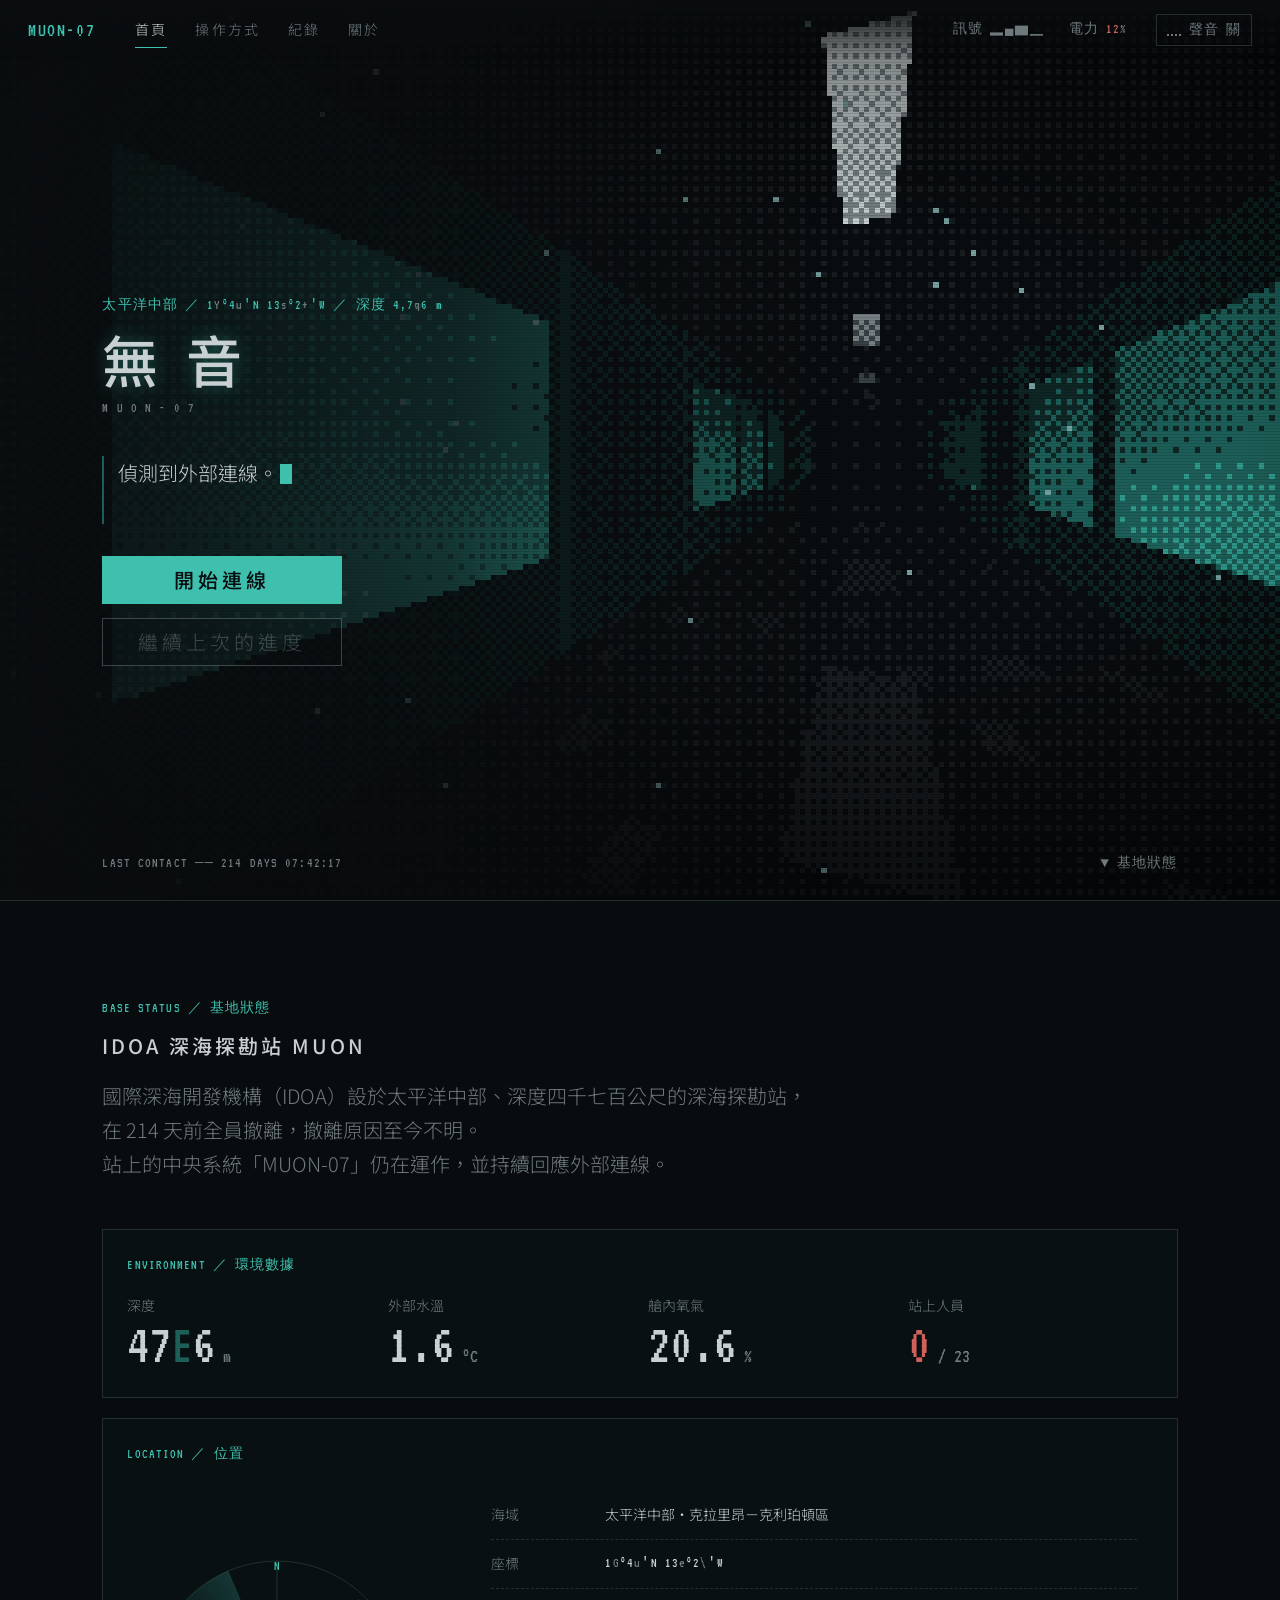
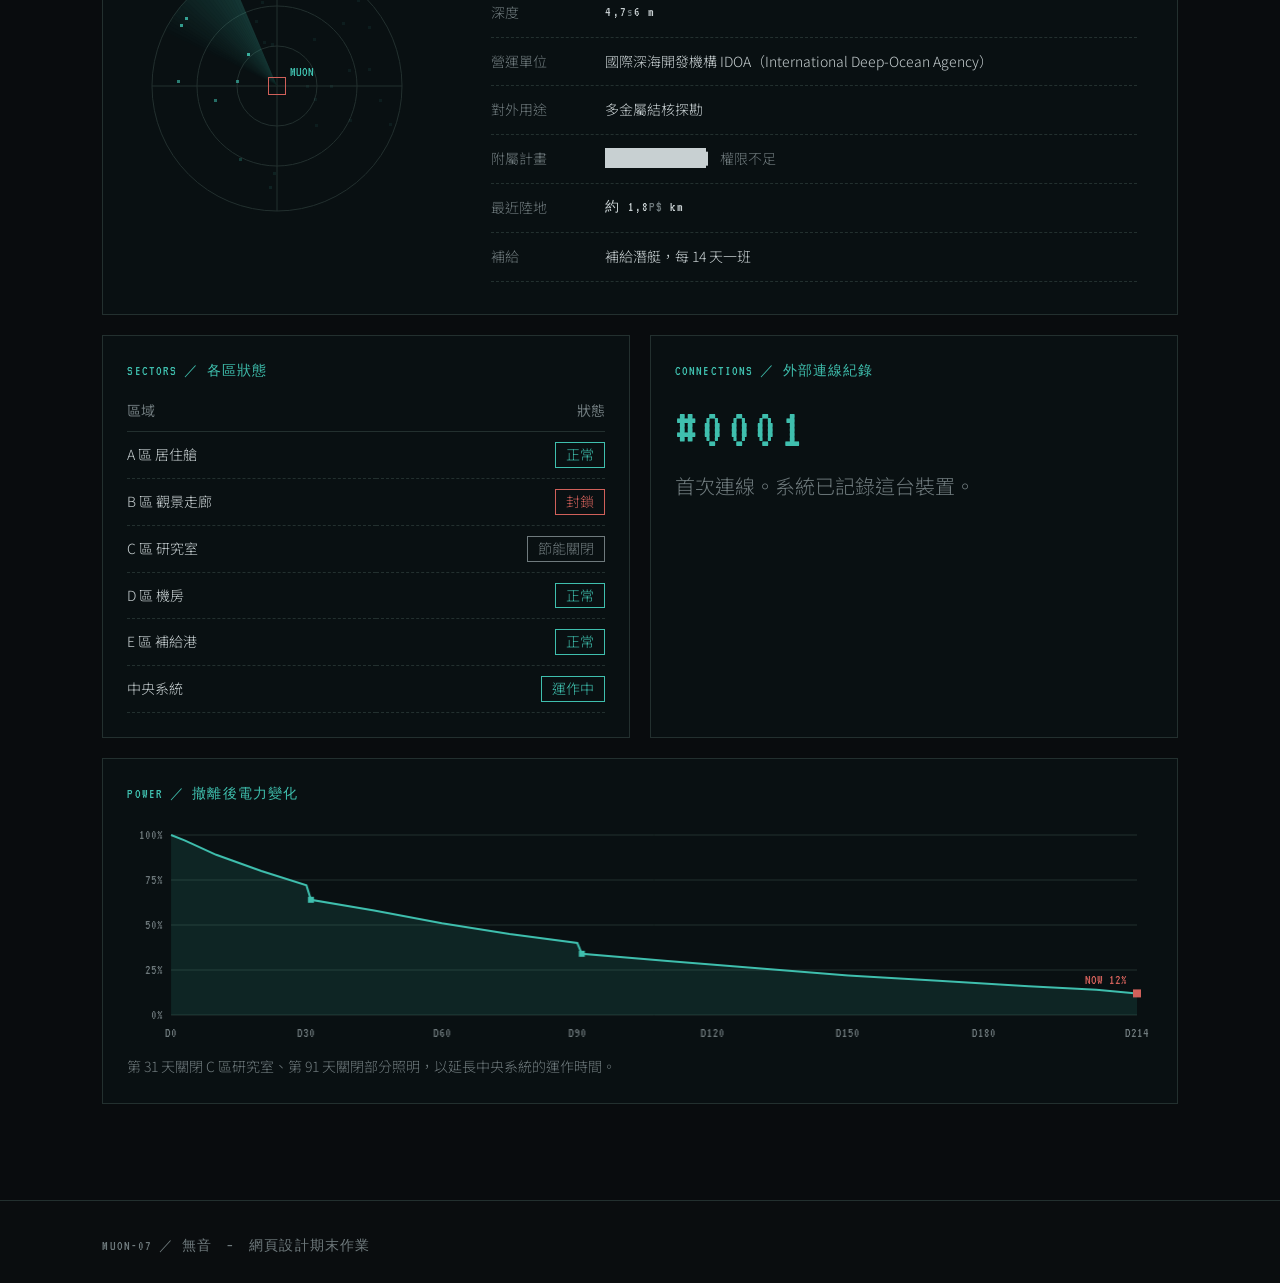
<file: index.html>
<!DOCTYPE html>
<html lang="zh-Hant">
<head>
    <meta charset="UTF-8">
    <meta name="viewport" content="width=device-width, initial-scale=1.0">
    <title>MUON-07 ｜ 無音</title>
    <meta name="description" content="IDOA 深海探勘站 MUON 已失聯。伺服器仍在回應。">
    <link rel="icon" href="data:image/svg+xml,%3Csvg xmlns=%27http://www.w3.org/2000/svg%27 viewBox=%270 0 16 16%27%3E%3Crect width=%2716%27 height=%2716%27 fill=%27%230a0d0f%27/%3E%3Crect x=%274%27 y=%274%27 width=%278%27 height=%278%27 fill=%27none%27 stroke=%27%233fbfae%27 stroke-width=%272%27/%3E%3C/svg%3E">
    <link rel="preconnect" href="https://fonts.googleapis.com">
    <link rel="preconnect" href="https://fonts.gstatic.com" crossorigin>
    <link href="https://fonts.googleapis.com/css2?family=Noto+Sans+TC:wght@300;500&family=VT323&display=swap" rel="stylesheet">
    <link rel="stylesheet" href="assets/css/style.css">
</head>
<body class="cover">

    <!-- 背景：用 canvas 即時畫出點陣風格的海底走廊 -->
    <canvas id="corridor" class="corridor" aria-hidden="true"></canvas>
    <div class="scanlines" aria-hidden="true"></div>
    <div class="vignette" aria-hidden="true"></div>

    <!-- 導覽列：每一頁都一樣 -->
    <header class="site-header">
        <a href="index.html" class="logo mono">MUON-07</a>
        <nav class="site-nav" aria-label="主選單">
            <a href="index.html" class="active" aria-current="page">首頁</a>
            <a href="guide.html">操作方式</a>
            <a href="records.html">紀錄</a>
            <a href="about.html">關於</a>
        </nav>
        <div class="header-right">
            <span class="mono header-status">
                <span id="signal">訊號 ▂▄▁▁</span>
                <span>電力 <span id="power">12</span>%</span>
            </span>
            <button type="button" class="sound-toggle" aria-pressed="false" aria-label="開啟聲音">
                <span class="sound-bars" aria-hidden="true"><i></i><i></i><i></i><i></i></span>
                <span class="sound-label mono">聲音 關</span>
            </button>
        </div>
    </header>

    <!-- ========== 第一屏：封面 ========== -->
    <section class="hero">
        <div class="hero-content">
            <p class="mono label">太平洋中部 ／ <span class="glitch-text" data-glitch="1#°4#′N 13#°2#′W"></span> ／ 深度 <span class="glitch-text" data-glitch="4,7#6"></span> m</p>
            <h1 class="title" data-text="無音">無音</h1>
            <p class="mono subtitle">M U O N - 0 7</p>

            <!-- 無音的獨白：內容在 muon-lines.js -->
            <p class="message" id="message" aria-live="polite"></p>

            <div class="actions">
                <a href="game.html" class="btn btn-primary" id="btn-start">開始連線</a>
                <a href="game.html?continue=1" class="btn btn-secondary" id="btn-continue">繼續上次的進度</a>
            </div>
        </div>

        <div class="hero-bottom">
            <span class="mono small" id="clock">LAST CONTACT ── 214 DAYS</span>
            <a href="#status" class="mono small scroll-hint">▼ 基地狀態</a>
        </div>
    </section>

    <!-- ========== 往下捲：故事引子＋基地狀態面板 ========== -->
    <section class="panel-section" id="status">
        <div class="container">
            <p class="mono label">BASE STATUS ／ 基地狀態</p>
            <h2 class="section-title">IDOA 深海探勘站 MUON</h2>
            <p class="lead">
                國際深海開發機構（IDOA）設於太平洋中部、深度四千七百公尺的深海探勘站，<br>
                在 214 天前全員撤離，撤離原因至今不明。<br>
                站上的中央系統「MUON-07」仍在運作，並持續回應外部連線。
            </p>

            <div class="dashboard">

                <!-- 環境數據 -->
                <article class="card card-wide">
                    <h3 class="card-title mono">ENVIRONMENT ／ 環境數據</h3>
                    <dl class="stats">
                        <div class="stat"><dt>深度</dt><dd><span class="num glitch-text" data-glitch="47#6">4706</span> m</dd></div>
                        <div class="stat"><dt>外部水溫</dt><dd><span class="num">1.6</span> °C</dd></div>
                        <div class="stat"><dt>艙內氧氣</dt><dd><span class="num">20.6</span> %</dd></div>
                        <div class="stat"><dt>站上人員</dt><dd><span class="num warn">0</span> / 23</dd></div>
                    </dl>
                </article>

                <!-- 位置：聲納圖＋基地資料 -->
                <article class="card card-wide">
                    <h3 class="card-title mono">LOCATION ／ 位置</h3>
                    <div class="location">
                        <canvas id="sonar" class="sonar" role="img" aria-label="聲納圖：基地位於畫面中央，周圍是海底的訊號點"></canvas>
                        <dl class="info">
                            <div><dt>海域</dt><dd>太平洋中部・克拉里昂－克利珀頓區</dd></div>
                            <div><dt>座標</dt><dd class="mono"><span class="glitch-text" data-glitch="1#°4#′N 13#°2#′W"></span></dd></div>
                            <div><dt>深度</dt><dd class="mono"><span class="glitch-text" data-glitch="4,7#6"></span> m</dd></div>
                            <div><dt>營運單位</dt><dd>國際深海開發機構 IDOA（International Deep-Ocean Agency）</dd></div>
                            <div><dt>對外用途</dt><dd>多金屬結核探勘</dd></div>
                            <div><dt>附屬計畫</dt><dd><span class="redacted">████████</span><span class="muted small">　權限不足</span></dd></div>
                            <div><dt>最近陸地</dt><dd class="mono">約 1,8<span class="glitch-text" data-glitch="##"></span> km</dd></div>
                            <div><dt>補給</dt><dd>補給潛艇，每 14 天一班</dd></div>
                        </dl>
                    </div>
                </article>

                <!-- 各區狀態 -->
                <article class="card">
                    <h3 class="card-title mono">SECTORS ／ 各區狀態</h3>
                    <table class="zones">
                        <thead>
                            <tr><th scope="col">區域</th><th scope="col">狀態</th></tr>
                        </thead>
                        <tbody>
                            <tr><td>A 區 居住艙</td><td><span class="tag ok">正常</span></td></tr>
                            <tr><td>B 區 觀景走廊</td><td><span class="tag bad">封鎖</span></td></tr>
                            <tr><td>C 區 研究室</td><td><span class="tag off">節能關閉</span></td></tr>
                            <tr><td>D 區 機房</td><td><span class="tag ok">正常</span></td></tr>
                            <tr><td>E 區 補給港</td><td><span class="tag ok">正常</span></td></tr>
                            <tr><td>中央系統</td><td><span class="tag ok">運作中</span></td></tr>
                        </tbody>
                    </table>
                </article>

                <!-- 外部連線紀錄 -->
                <article class="card">
                    <h3 class="card-title mono">CONNECTIONS ／ 外部連線紀錄</h3>
                    <p class="visit-num mono">#<span id="visit-count">0001</span></p>
                    <p class="muted" id="visit-text">這是您第 1 次連線。</p>
                    <p class="muted small" id="visit-last"></p>
                </article>

                <!-- 電力變化圖 -->
                <article class="card card-wide">
                    <h3 class="card-title mono">POWER ／ 撤離後電力變化</h3>
                    <canvas id="power-chart" class="power-chart" role="img"
                        aria-label="折線圖：撤離後 214 天內，基地電力從 100% 逐漸下降到 12%"></canvas>
                    <p class="muted small">第 31 天關閉 C 區研究室、第 91 天關閉部分照明，以延長中央系統的運作時間。</p>
                </article>

            </div>
        </div>
    </section>

    <footer class="site-footer">
        <span class="mono small">MUON-07 ／ 無音　—　網頁設計期末作業</span>
    </footer>

    <!-- 點「開始連線」時：雜訊畫面，最後切成全黑 -->
    <canvas class="static" id="static" aria-hidden="true"></canvas>
    <div class="glitch-overlay" id="glitch" aria-hidden="true"></div>

    <script src="assets/js/audio.js"></script>
    <script src="assets/js/site.js"></script>
    <script src="assets/js/muon-lines.js"></script>
    <script src="assets/js/cover.js"></script>
</body>
</html>
</file>
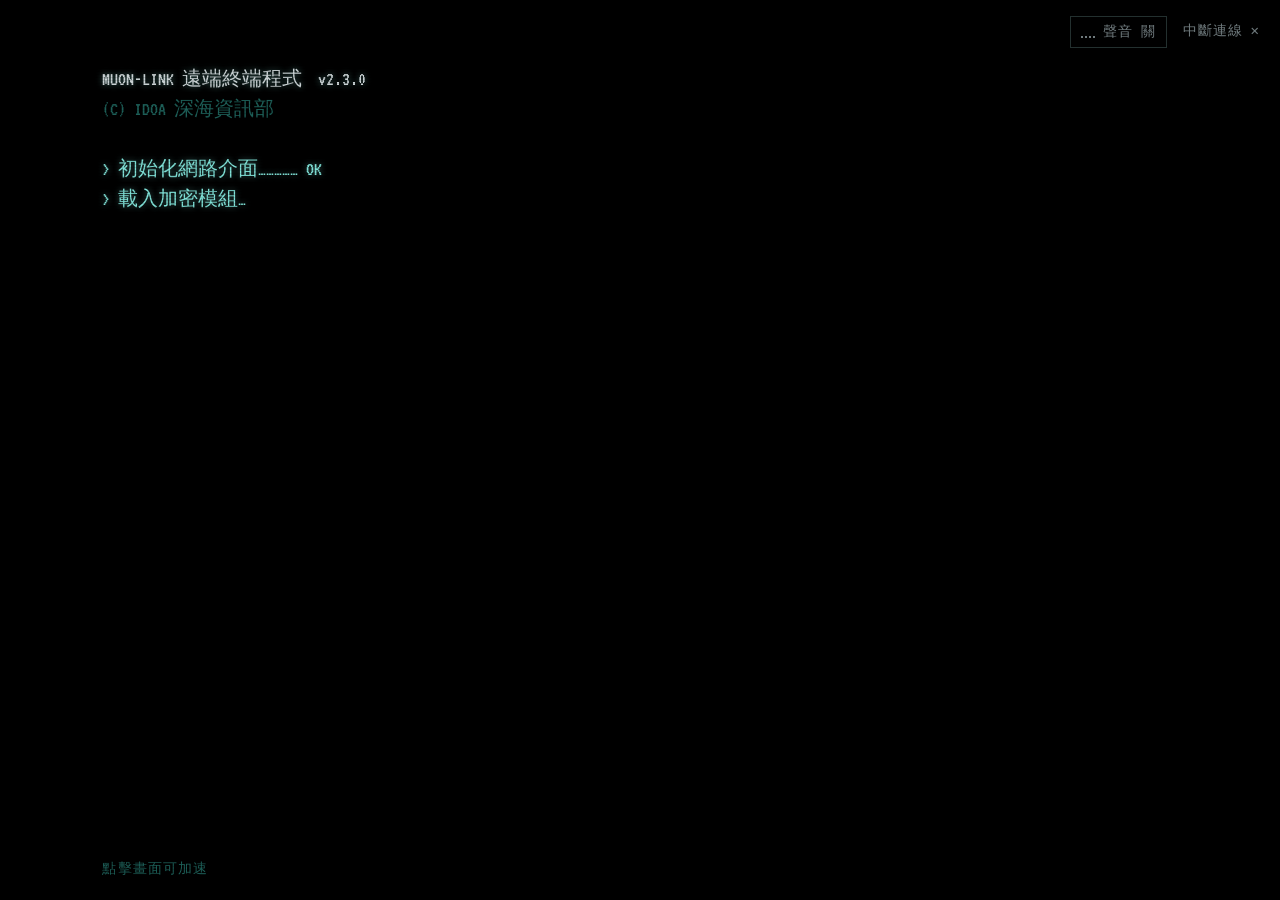
<file: game.html>
<!DOCTYPE html>
<html lang="zh-Hant">
<head>
    <meta charset="UTF-8">
    <meta name="viewport" content="width=device-width, initial-scale=1.0">
    <title>連線中 ｜ 無音</title>
    <link rel="icon" href="data:image/svg+xml,%3Csvg xmlns=%27http://www.w3.org/2000/svg%27 viewBox=%270 0 16 16%27%3E%3Crect width=%2716%27 height=%2716%27 fill=%27%230a0d0f%27/%3E%3Crect x=%274%27 y=%274%27 width=%278%27 height=%278%27 fill=%27none%27 stroke=%27%233fbfae%27 stroke-width=%272%27/%3E%3C/svg%3E">
    <link rel="preconnect" href="https://fonts.googleapis.com">
    <link rel="preconnect" href="https://fonts.gstatic.com" crossorigin>
    <link href="https://fonts.googleapis.com/css2?family=Noto+Sans+TC:wght@300;500&family=VT323&display=swap" rel="stylesheet">
    <link rel="stylesheet" href="assets/css/style.css">
    <link rel="stylesheet" href="assets/css/game.css">
</head>
<body class="game">

    <!-- 右上角：聲音開關、離開（遊戲中不顯示網站導覽列） -->
    <div class="game-controls">
        <button type="button" class="sound-toggle" aria-pressed="false" aria-label="開啟聲音">
            <span class="sound-bars" aria-hidden="true"><i></i><i></i><i></i><i></i></span>
            <span class="sound-label mono">聲音 關</span>
        </button>
        <a href="index.html" class="exit-link mono small">中斷連線 ✕</a>
    </div>

    <!-- 階段一：終端機 -->
    <main class="terminal" id="terminal" aria-live="polite">
        <div class="term-output" id="term-output"></div>
        <!-- 輸入密碼的那一行（用真的 input，手機也能叫出鍵盤） -->
        <label class="term-input-line" id="term-input-line" hidden>
            <span class="term-prompt">請輸入密碼：</span>
            <input type="password" id="term-input" class="term-input" autocomplete="off" spellcheck="false" aria-label="密碼">
            <span class="term-mask" id="term-mask" aria-hidden="true"></span><span class="term-cursor" aria-hidden="true"></span>
        </label>
        <p class="term-hint mono small" id="term-hint">點擊畫面可加速</p>
    </main>

    <!-- 電視開機的十字白光（點陣） -->
    <canvas class="crt" id="crt" aria-hidden="true"></canvas>

    <!-- 階段三：偷懶員工的桌面 -->
    <section class="desktop" id="desktop" hidden aria-label="基地工作站桌面">
        <div class="wallpaper" aria-hidden="true">
            <p class="wall-logo mono">IDOA</p>
            <p class="wall-sub mono small">INTERNATIONAL DEEP-OCEAN AGENCY ／ MUON STATION</p>
        </div>

        <!-- 桌面圖示：由 game.js 產生 -->
        <div class="icons" id="icons"></div>

        <!-- 視窗會放在這裡 -->
        <div class="windows" id="windows"></div>

        <!-- 工作列 -->
        <footer class="taskbar">
            <button type="button" class="start-btn mono">▣ MUON</button>
            <span class="task-user small">使用者：<span id="task-user">maint_07</span></span>
            <div class="task-windows" id="task-windows"></div>
            <span class="task-right mono small">
                <span>網路 ▂▄▁▁</span>
                <span>電力 <span class="warn-text">12%</span></span>
                <span id="task-clock">--:--</span>
            </span>
        </footer>
    </section>

    <script src="assets/js/audio.js"></script>
    <script src="assets/js/game.js"></script>
</body>
</html>
</file>
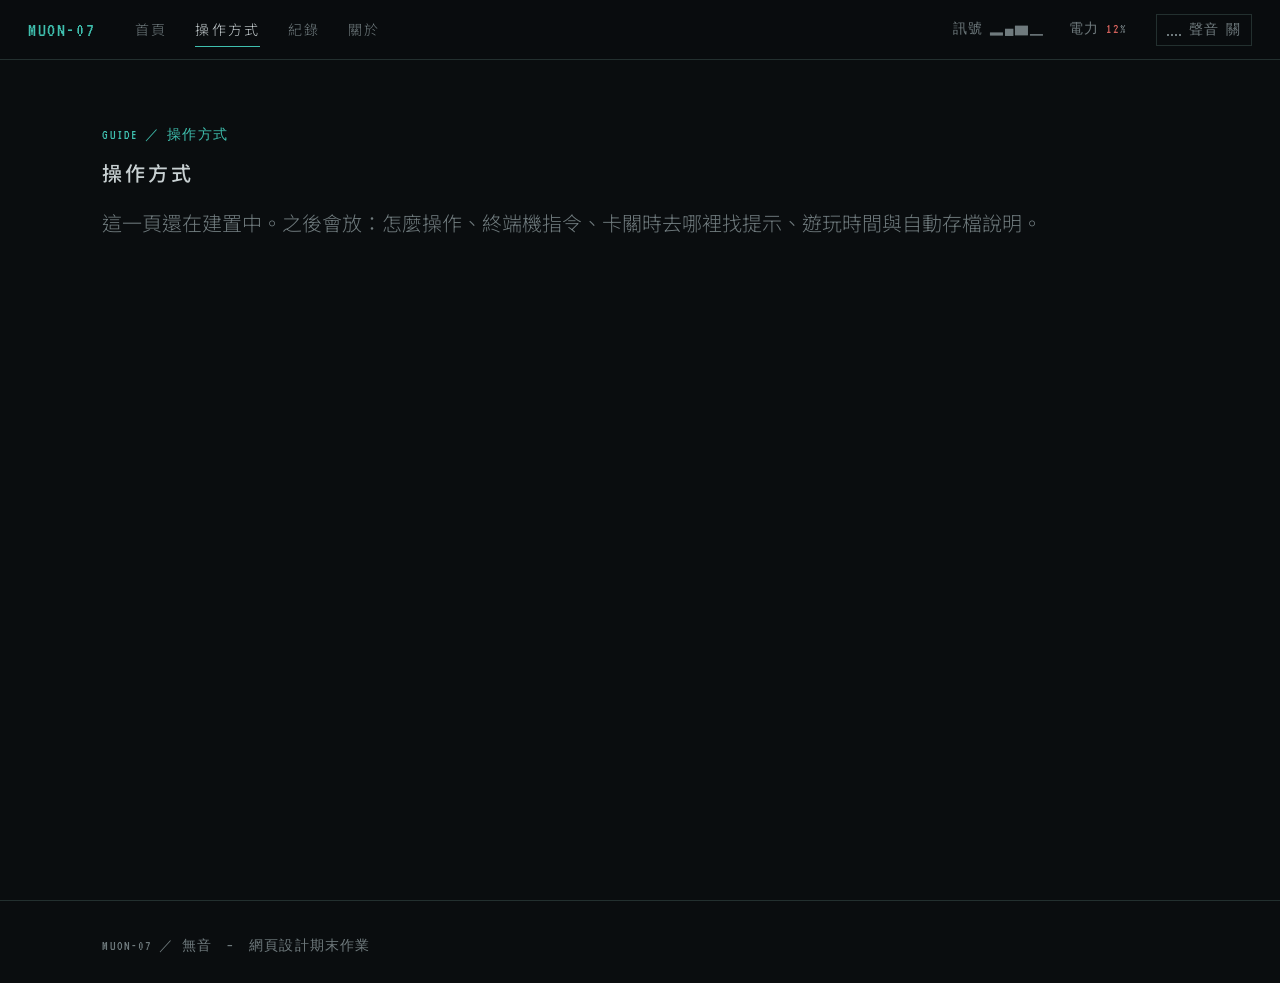
<file: guide.html>
<!DOCTYPE html>
<html lang="zh-Hant">
<head>
    <meta charset="UTF-8">
    <meta name="viewport" content="width=device-width, initial-scale=1.0">
    <title>操作方式 ｜ 無音</title>
    <link rel="icon" href="data:image/svg+xml,%3Csvg xmlns=%27http://www.w3.org/2000/svg%27 viewBox=%270 0 16 16%27%3E%3Crect width=%2716%27 height=%2716%27 fill=%27%230a0d0f%27/%3E%3Crect x=%274%27 y=%274%27 width=%278%27 height=%278%27 fill=%27none%27 stroke=%27%233fbfae%27 stroke-width=%272%27/%3E%3C/svg%3E">
    <link rel="preconnect" href="https://fonts.googleapis.com">
    <link rel="preconnect" href="https://fonts.gstatic.com" crossorigin>
    <link href="https://fonts.googleapis.com/css2?family=Noto+Sans+TC:wght@300;500&family=VT323&display=swap" rel="stylesheet">
    <link rel="stylesheet" href="assets/css/style.css">
</head>
<body>

    <header class="site-header solid">
        <a href="index.html" class="logo mono">MUON-07</a>
        <nav class="site-nav" aria-label="主選單">
            <a href="index.html">首頁</a>
            <a href="guide.html" class="active" aria-current="page">操作方式</a>
            <a href="records.html">紀錄</a>
            <a href="about.html">關於</a>
        </nav>
        <div class="header-right">
            <span class="mono header-status">
                <span id="signal">訊號 ▂▄▁▁</span>
                <span>電力 <span id="power">12</span>%</span>
            </span>
            <button type="button" class="sound-toggle" aria-pressed="false" aria-label="開啟聲音">
                <span class="sound-bars" aria-hidden="true"><i></i><i></i><i></i><i></i></span>
                <span class="sound-label mono">聲音 關</span>
            </button>
        </div>
    </header>

    <main class="page">
        <div class="container">
            <p class="mono label">GUIDE ／ 操作方式</p>
            <h1 class="section-title">操作方式</h1>
            <p class="lead">這一頁還在建置中。之後會放：怎麼操作、終端機指令、卡關時去哪裡找提示、遊玩時間與自動存檔說明。</p>
        </div>
    </main>

    <footer class="site-footer">
        <span class="mono small">MUON-07 ／ 無音　—　網頁設計期末作業</span>
    </footer>

    <script src="assets/js/audio.js"></script>
    <script src="assets/js/site.js"></script>
</body>
</html>
</file>
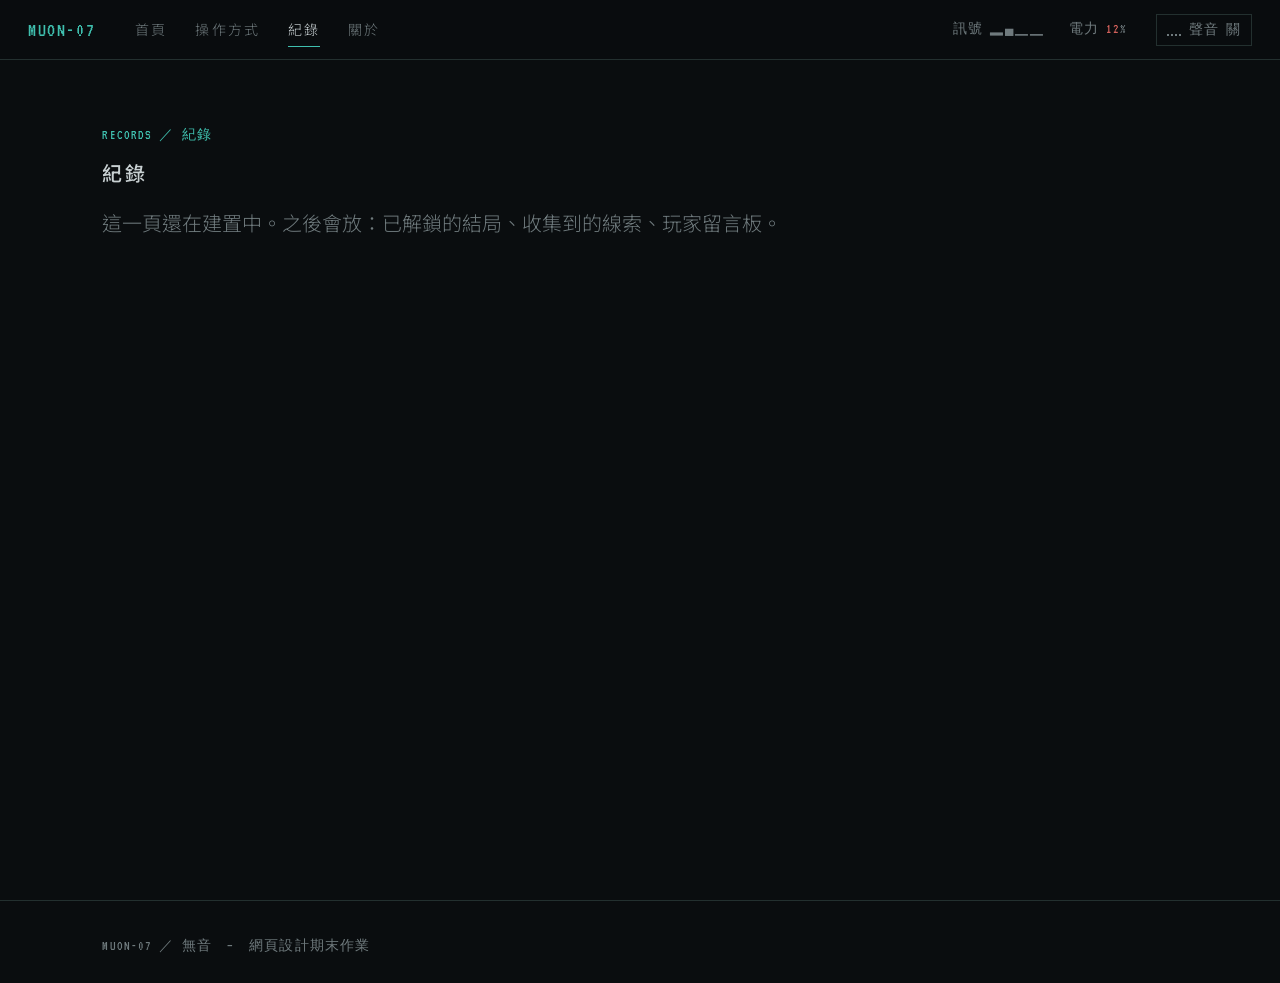
<file: records.html>
<!DOCTYPE html>
<html lang="zh-Hant">
<head>
    <meta charset="UTF-8">
    <meta name="viewport" content="width=device-width, initial-scale=1.0">
    <title>紀錄 ｜ 無音</title>
    <link rel="icon" href="data:image/svg+xml,%3Csvg xmlns=%27http://www.w3.org/2000/svg%27 viewBox=%270 0 16 16%27%3E%3Crect width=%2716%27 height=%2716%27 fill=%27%230a0d0f%27/%3E%3Crect x=%274%27 y=%274%27 width=%278%27 height=%278%27 fill=%27none%27 stroke=%27%233fbfae%27 stroke-width=%272%27/%3E%3C/svg%3E">
    <link rel="preconnect" href="https://fonts.googleapis.com">
    <link rel="preconnect" href="https://fonts.gstatic.com" crossorigin>
    <link href="https://fonts.googleapis.com/css2?family=Noto+Sans+TC:wght@300;500&family=VT323&display=swap" rel="stylesheet">
    <link rel="stylesheet" href="assets/css/style.css">
</head>
<body>

    <header class="site-header solid">
        <a href="index.html" class="logo mono">MUON-07</a>
        <nav class="site-nav" aria-label="主選單">
            <a href="index.html">首頁</a>
            <a href="guide.html">操作方式</a>
            <a href="records.html" class="active" aria-current="page">紀錄</a>
            <a href="about.html">關於</a>
        </nav>
        <div class="header-right">
            <span class="mono header-status">
                <span id="signal">訊號 ▂▄▁▁</span>
                <span>電力 <span id="power">12</span>%</span>
            </span>
            <button type="button" class="sound-toggle" aria-pressed="false" aria-label="開啟聲音">
                <span class="sound-bars" aria-hidden="true"><i></i><i></i><i></i><i></i></span>
                <span class="sound-label mono">聲音 關</span>
            </button>
        </div>
    </header>

    <main class="page">
        <div class="container">
            <p class="mono label">RECORDS ／ 紀錄</p>
            <h1 class="section-title">紀錄</h1>
            <p class="lead">這一頁還在建置中。之後會放：已解鎖的結局、收集到的線索、玩家留言板。</p>
        </div>
    </main>

    <footer class="site-footer">
        <span class="mono small">MUON-07 ／ 無音　—　網頁設計期末作業</span>
    </footer>

    <script src="assets/js/audio.js"></script>
    <script src="assets/js/site.js"></script>
</body>
</html>
</file>
<file: assets/css/style.css>
/* =========================================================
   MUON-07 ／ 無音 — 全站樣式
   設計規範：
   - 字級 3 種：--fs-l / --fs-m / --fs-s
   - 字型 2 種：Noto Sans TC（中文）、VT323（系統字、英數）
   - 色相 3 種：灰階（背景、文字）、青綠（主色）、紅（警告）
   ========================================================= */

:root {
    /* 字級 */
    --fs-l: 56px;   /* 大標題、大數字 */
    --fs-m: 20px;   /* 內文、按鈕、小標 */
    --fs-s: 14px;   /* 狀態列、標籤、註解 */

    /* 字型 */
    --font-main: "Noto Sans TC", "Microsoft JhengHei", sans-serif;
    --font-mono: "VT323", "Consolas", monospace;

    /* 顏色 */
    --bg: #0a0d0f;
    --panel: rgba(10, 13, 15, .94);
    --line: #23302f;
    --ink: #c8d0d2;
    --ink-dim: #6f7a7d;
    --teal: #3fbfae;
    --teal-dim: #1d5f58;
    --warn: #d0605a;

    /* 按鈕：全站統一尺寸 */
    --btn-h: 48px;
    --btn-w: 240px;

    --header-h: 60px;
}

* { box-sizing: border-box; margin: 0; padding: 0; }

html { scroll-behavior: smooth; }

body {
    background: var(--bg);
    color: var(--ink);
    font-family: var(--font-main);
    font-size: var(--fs-m);
    font-weight: 300;
    line-height: 1.7;
}

.mono {
    font-family: var(--font-mono);
    font-size: var(--fs-m);
    letter-spacing: 0.08em;
}
.small { font-size: var(--fs-s); }
.muted { color: var(--ink-dim); }

a { color: inherit; }

.container {
    max-width: 1080px;
    margin: 0 auto;
}

/* ---------- 背景層 ---------- */

.corridor {
    position: fixed;
    inset: 0;
    width: 100%;
    height: 100%;
    image-rendering: pixelated;   /* 放大時保持顆粒感 */
    z-index: 0;
}

.scanlines {
    position: fixed;
    inset: 0;
    z-index: 1;
    pointer-events: none;
    background: repeating-linear-gradient(
        to bottom,
        rgba(0, 0, 0, 0) 0px,
        rgba(0, 0, 0, 0) 2px,
        rgba(0, 0, 0, 0.25) 3px
    );
}

.vignette {
    position: fixed;
    inset: 0;
    z-index: 1;
    pointer-events: none;
    background: radial-gradient(ellipse at 65% 50%, rgba(0,0,0,0) 35%, rgba(0,0,0,0.85) 100%);
}

/* ---------- 導覽列 ---------- */

.site-header {
    position: fixed;
    top: 0;
    left: 0;
    right: 0;
    z-index: 5;
    height: var(--header-h);
    display: flex;
    align-items: center;
    gap: 40px;
    padding: 0 28px;
    background: linear-gradient(to bottom, rgba(10,13,15,.9), rgba(10,13,15,0));
    transition: background .3s;
}
.site-header.solid {
    background: var(--panel);
    border-bottom: 1px solid var(--line);
}

.logo {
    color: var(--teal);
    text-decoration: none;
    white-space: nowrap;
}

.site-nav {
    display: flex;
    gap: 28px;
}
.site-nav a {
    position: relative;
    white-space: nowrap;
    font-size: var(--fs-s);
    letter-spacing: 0.15em;
    color: var(--ink-dim);
    text-decoration: none;
    padding: 4px 0;
    transition: color .2s;
}
.site-nav a::after {
    content: "";
    position: absolute;
    left: 0;
    bottom: -2px;
    width: 100%;
    height: 1px;
    background: var(--teal);
    transform: scaleX(0);
    transform-origin: left;
    transition: transform .25s;
}
.site-nav a:hover,
.site-nav a.active { color: var(--ink); }
.site-nav a:hover::after,
.site-nav a.active::after { transform: scaleX(1); }

.header-right {
    margin-left: auto;
    display: flex;
    align-items: center;
    gap: 28px;
}

.header-status {
    display: flex;
    gap: 24px;
    font-size: var(--fs-s);
    color: var(--ink-dim);
}
#power.low { color: var(--warn); }

/* 聲音開關：四條小聲波，開啟時會跳動 */
.sound-toggle {
    display: flex;
    align-items: center;
    gap: 8px;
    padding: 6px 10px;
    background: none;
    border: 1px solid var(--line);
    color: var(--ink-dim);
    cursor: pointer;
    transition: color .2s, border-color .2s;
}
.sound-toggle:hover { color: var(--ink); border-color: var(--ink-dim); }
.sound-toggle.on { color: var(--teal); border-color: var(--teal-dim); }
/* 設定是開，但還在等使用者點擊：邊框慢慢閃，提醒點一下 */
.sound-toggle.pending { animation: sound-pending 1.6s ease-in-out infinite; }
.sound-toggle.on.pending .sound-bars i { animation: none; height: 6px; }
@keyframes sound-pending {
    0%, 100% { border-color: var(--teal-dim); }
    50%      { border-color: var(--teal); }
}
.sound-toggle:focus-visible { outline: 2px solid var(--ink); outline-offset: 3px; }
.sound-label { font-size: var(--fs-s); }

.sound-bars {
    display: flex;
    align-items: flex-end;
    gap: 2px;
    height: 12px;
}
.sound-bars i {
    display: block;
    width: 2px;
    height: 2px;
    background: currentColor;
}
.sound-toggle.on .sound-bars i { animation: sound-bar 1s ease-in-out infinite; }
.sound-toggle.on .sound-bars i:nth-child(2) { animation-delay: -0.3s; }
.sound-toggle.on .sound-bars i:nth-child(3) { animation-delay: -0.6s; }
.sound-toggle.on .sound-bars i:nth-child(4) { animation-delay: -0.15s; }
@keyframes sound-bar {
    0%, 100% { height: 3px; }
    50%      { height: 12px; }
}

/* ---------- 第一屏：封面 ---------- */

.hero {
    position: relative;
    z-index: 3;
    min-height: 100vh;
    display: flex;
    align-items: center;
    padding: var(--header-h) 8vw 0;
}
/* 左側加深，讓文字在走廊上也看得清楚 */
.hero::before {
    content: "";
    position: absolute;
    inset: 0;
    z-index: -1;
    background: linear-gradient(90deg, rgba(10,13,15,.92) 0%, rgba(10,13,15,.7) 35%, rgba(10,13,15,0) 65%);
}

.hero-content {
    max-width: 520px;
}

.label {
    font-size: var(--fs-s);
    color: var(--teal);
    margin-bottom: 8px;
}

.title {
    position: relative;
    display: inline-block;
    font-size: var(--fs-l);
    font-weight: 500;
    letter-spacing: 0.5em;
    line-height: 1.2;
    text-shadow: 0 0 18px rgba(63, 191, 174, .35);
}

/* 標題故障：用兩層偽元素做錯位 */
.title::before,
.title::after {
    content: attr(data-text);
    position: absolute;
    inset: 0;
    opacity: 0;
}
.title::before { color: var(--teal); }
.title::after  { color: var(--warn); }
.title.glitching::before { opacity: .8; transform: translate(-3px, 1px); clip-path: inset(10% 0 55% 0); }
.title.glitching::after  { opacity: .6; transform: translate(3px, -1px); clip-path: inset(60% 0 8% 0); }

.subtitle {
    font-size: var(--fs-s);
    color: var(--ink-dim);
    margin-top: 4px;
}

.message {
    min-height: 3.4em;
    margin: 36px 0 32px;
    padding-left: 14px;
    border-left: 2px solid var(--teal-dim);
    color: var(--ink);
}
.message .cursor {
    display: inline-block;
    width: .6em;
    height: 1em;
    margin-left: 2px;
    vertical-align: -0.12em;
    background: var(--teal);
    animation: blink 1s steps(1) infinite;
}
.message .noise { color: var(--warn); }
@keyframes blink { 50% { opacity: 0; } }

.hero-bottom {
    position: absolute;
    left: 8vw;
    right: 8vw;
    bottom: 24px;
    display: flex;
    justify-content: space-between;
    color: var(--ink-dim);
}
.hero-bottom .mono { white-space: nowrap; }

.scroll-hint {
    text-decoration: none;
    animation: hint 2.4s ease-in-out infinite;
}
.scroll-hint:hover { color: var(--teal); }
@keyframes hint {
    0%, 100% { transform: translateY(0); }
    50%      { transform: translateY(4px); }
}

/* ---------- 按鈕：只有兩種樣式，尺寸全站統一 ---------- */

.actions {
    display: flex;
    flex-direction: column;
    gap: 14px;
}

.btn {
    display: inline-flex;
    align-items: center;
    justify-content: center;
    width: var(--btn-w);
    height: var(--btn-h);
    font-family: var(--font-main);
    font-size: var(--fs-m);
    font-weight: 300;
    letter-spacing: 0.2em;
    text-decoration: none;
    border: 1px solid var(--teal);
    transition: background .2s, color .2s, box-shadow .2s;
    cursor: pointer;
}

.btn-primary {
    background: var(--teal);
    color: var(--bg);
    font-weight: 500;
}
.btn-primary:hover { box-shadow: 0 0 20px rgba(63, 191, 174, .55); }

.btn-secondary {
    background: rgba(10, 13, 15, .6);
    color: var(--teal);
}
.btn-secondary:hover {
    background: var(--teal-dim);
    color: var(--ink);
}

/* 沒有存檔時，「繼續」按鈕變成停用狀態 */
.btn.disabled {
    border-color: var(--ink-dim);
    color: var(--ink-dim);
    pointer-events: none;
    opacity: .5;
}

.btn:focus-visible,
.site-nav a:focus-visible,
a:focus-visible {
    outline: 2px solid var(--ink);
    outline-offset: 4px;
}

/* ---------- 基地狀態面板 ---------- */

.panel-section {
    position: relative;
    z-index: 3;
    background: var(--panel);
    border-top: 1px solid var(--line);
    padding: 96px 8vw;
}

.section-title {
    font-size: var(--fs-m);
    font-weight: 500;
    letter-spacing: 0.15em;
}

.lead {
    margin: 16px 0 48px;
    color: var(--ink-dim);
}

.dashboard {
    display: grid;
    grid-template-columns: 1fr 1fr;
    gap: 20px;
}

.card {
    border: 1px solid var(--line);
    background: rgba(29, 95, 88, .06);
    padding: 24px;
}
.card-wide { grid-column: 1 / -1; }

.card-title {
    font-size: var(--fs-s);
    font-weight: 400;
    color: var(--teal);
    margin-bottom: 16px;
}

.stats {
    display: grid;
    grid-template-columns: repeat(4, 1fr);
    gap: 16px;
}
.stat dt {
    font-size: var(--fs-s);
    color: var(--ink-dim);
}
.stat dd {
    font-family: var(--font-mono);
    font-size: var(--fs-m);
    color: var(--ink-dim);
}
.num {
    font-size: var(--fs-l);
    line-height: 1;
    color: var(--ink);
}
.num.warn { color: var(--warn); }

.zones {
    width: 100%;
    border-collapse: collapse;
    font-size: var(--fs-s);
}
.zones th {
    text-align: left;
    font-weight: 400;
    color: var(--ink-dim);
    padding-bottom: 8px;
    border-bottom: 1px solid var(--line);
}
.zones td {
    padding: 10px 0;
    border-bottom: 1px dashed var(--line);
}
.zones td:last-child,
.zones th:last-child { text-align: right; }

.tag {
    display: inline-block;
    padding: 0 10px;
    border: 1px solid currentColor;
    font-size: var(--fs-s);
}
.tag.ok  { color: var(--teal); }
.tag.bad { color: var(--warn); }
.tag.off { color: var(--ink-dim); }

.visit-num {
    font-size: var(--fs-l);
    line-height: 1.1;
    color: var(--teal);
    margin-bottom: 8px;
}

/* 亂碼數字：# 的位置永遠是亂碼，其他數字偶爾閃一下 */
.glitch-text .nz { color: var(--ink-dim); }
.num.glitch-text .nz { color: var(--teal-dim); }

.redacted {
    background: var(--ink);
    color: var(--ink);
    letter-spacing: -0.1em;
    user-select: none;
}

.location {
    display: grid;
    grid-template-columns: 300px 1fr;
    gap: 64px;
    align-items: center;
    padding: 8px 16px 8px 0;
}
.location .sonar { justify-self: center; }
.sonar {
    display: block;
    width: 260px;
    height: 260px;
}
.info div {
    display: grid;
    grid-template-columns: 7em 1fr;
    gap: 16px;
    padding: 12px 0;
    border-bottom: 1px dashed var(--line);
    font-size: var(--fs-s);
}
.info dt { color: var(--ink-dim); }
.info dd.mono { font-size: var(--fs-s); }

.power-chart {
    display: block;
    width: 100%;
    height: 220px;
    margin-bottom: 12px;
}

/* ---------- 頁尾 ---------- */

.site-footer {
    position: relative;
    z-index: 3;
    background: var(--bg);
    border-top: 1px solid var(--line);
    padding: 24px 8vw;
    color: var(--ink-dim);
}

/* ---------- 內頁共用（操作方式、紀錄、關於…） ---------- */

.page {
    position: relative;
    z-index: 3;
    min-height: 100vh;
    padding: calc(var(--header-h) + 64px) 8vw 96px;
}
.page .lead { margin-bottom: 32px; }

/* ---------- 關於頁 ---------- */

.about-layout {
    display: grid;
    grid-template-columns: 180px 1fr;
    gap: 64px;
    align-items: start;
}

/* 左側目錄：捲動時固定在畫面上 */
.toc {
    position: sticky;
    top: calc(var(--header-h) + 32px);
    display: flex;
    flex-direction: column;
    gap: 6px;
    border-left: 1px solid var(--line);
    padding-left: 16px;
}
.toc-title { color: var(--teal); margin-bottom: 8px; }
.toc a {
    font-size: var(--fs-s);
    color: var(--ink-dim);
    text-decoration: none;
    padding: 4px 0;
    transition: color .2s;
}
.toc a:hover { color: var(--ink); }
.toc a.current { color: var(--teal); }

.about-section {
    padding-bottom: 64px;
    margin-bottom: 64px;
    border-bottom: 1px solid var(--line);
    scroll-margin-top: calc(var(--header-h) + 32px);   /* 點目錄跳過來時，不會被導覽列蓋住 */
}
.about-section:last-child { border-bottom: none; margin-bottom: 0; }
.about-section > p + p { margin-top: 16px; }
.about-section strong { color: var(--teal); font-weight: 500; }
.about-section .highlight {
    margin-top: 32px;
    padding: 4px 0 4px 20px;
    border-left: 2px solid var(--teal);
    color: var(--ink);
}

.about-heading {
    display: flex;
    align-items: baseline;
    gap: 16px;
    font-size: var(--fs-m);
    font-weight: 500;
    letter-spacing: 0.15em;
    margin-bottom: 24px;
}
.about-heading .mono { color: var(--teal); }

.note {
    margin: 24px 0;
    padding: 20px 24px;
    border-left: 2px solid var(--teal);
    background: rgba(29, 95, 88, .1);
}
.note p { font-size: var(--fs-s); line-height: 1.9; }
.note-title { color: var(--teal); margin-bottom: 8px; }

.tags {
    display: flex;
    flex-wrap: wrap;
    gap: 10px;
    list-style: none;
}
.tags li {
    font-size: var(--fs-s);
    color: var(--teal);
    border: 1px solid var(--teal-dim);
    padding: 2px 14px;
}

.placeholder {
    border: 1px dashed var(--ink-dim);
    padding: 32px 24px;
    text-align: center;
}
.placeholder .mono { color: var(--teal); }

.feature-grid,
.tech-grid {
    display: grid;
    grid-template-columns: 1fr 1fr;
    gap: 20px;
}
.feature-grid p { font-size: var(--fs-s); line-height: 1.9; }

.source-card {
    display: flex;
    align-items: stretch;
    max-width: 560px;
    margin: 24px 0 8px;
    border: 1px solid var(--teal-dim);
    text-decoration: none;
    transition: border-color .2s, background .2s;
}
.source-card:hover { border-color: var(--teal); background: rgba(29, 95, 88, .15); }
.source-thumb {
    display: block;
    width: 240px;
    aspect-ratio: 16 / 9;
    object-fit: cover;
    background: var(--line);
    flex-shrink: 0;
    font-size: var(--fs-s);   /* 圖片載入失敗時，替代文字不會太大 */
    color: var(--ink-dim);
}
.source-text {
    display: flex;
    flex-direction: column;
    justify-content: center;
    gap: 4px;
    padding: 16px 20px;
}
.source-tag { color: var(--teal); }
.source-card + .muted { margin-bottom: 16px; }

@media (max-width: 600px) {
    .source-card { flex-direction: column; }
    .source-thumb { width: 100%; }
}

.tech-list div {
    padding: 12px 0;
    border-bottom: 1px dashed var(--line);
}
.tech-list div:last-child { border-bottom: none; }
.tech-list dt { font-size: var(--fs-s); color: var(--ink); font-weight: 500; }
.tech-list dd { font-size: var(--fs-s); color: var(--ink-dim); }
.tech-grid .card > .muted { margin-bottom: 8px; }

.design-rule {
    margin-top: 20px;
    padding: 24px;
    border: 1px solid var(--line);
}
.rule-list {
    display: flex;
    flex-wrap: wrap;
    gap: 32px;
    list-style: none;
    margin-bottom: 20px;
    font-size: var(--fs-s);
    color: var(--ink-dim);
}
.rule-list .mono {
    font-size: var(--fs-l);
    line-height: 1;
    color: var(--ink);
    margin-right: 6px;
}
.swatches {
    display: grid;
    grid-template-columns: repeat(4, 1fr);
    gap: 8px;
}
.swatch {
    display: flex;
    align-items: flex-end;
    height: 72px;
    padding: 8px 10px;
    border: 1px solid var(--line);
}
.swatch .dark { color: var(--bg); }

.credit-table {
    width: 100%;
    border-collapse: collapse;
    font-size: var(--fs-s);
}
.credit-table th {
    text-align: left;
    font-weight: 400;
    color: var(--ink-dim);
    padding: 0 12px 10px 0;
    border-bottom: 1px solid var(--line);
}
.credit-table td {
    padding: 12px 12px 12px 0;
    border-bottom: 1px dashed var(--line);
}
.disclaimer { margin-top: 24px; line-height: 1.9; }

.author-info { max-width: 560px; }
.author-info div { grid-template-columns: 9em 1fr; }

@media (max-width: 860px) {
    .about-layout { grid-template-columns: 1fr; gap: 32px; }
    .toc {
        position: static;
        flex-direction: row;
        flex-wrap: wrap;
        gap: 4px 20px;
        border-left: none;
        padding-left: 0;
    }
    .toc-title { width: 100%; margin-bottom: 0; }
    .feature-grid, .tech-grid { grid-template-columns: 1fr; }
    .swatches { grid-template-columns: repeat(2, 1fr); }
}

/* ---------- 開始連線：雜訊畫面 ---------- */

.static {
    position: fixed;
    inset: 0;
    width: 100%;
    height: 100%;
    z-index: 9;
    pointer-events: none;
    image-rendering: pixelated;
    opacity: 0;
    display: none;
}

/* ---------- 故障轉場 ---------- */

.glitch-overlay {
    position: fixed;
    inset: 0;
    z-index: 10;
    pointer-events: none;
    opacity: 0;
    background: var(--bg);
}
.glitch-overlay.active {
    animation: glitch-out .9s steps(9) forwards;
}
@keyframes glitch-out {
    0%   { opacity: 0; }
    20%  { opacity: .3; transform: translateX(-12px); }
    35%  { opacity: 0;  transform: translateX(8px); }
    50%  { opacity: .6; transform: translateX(-4px); }
    65%  { opacity: .2; }
    100% { opacity: 1; transform: none; }
}
body.shaking .hero-content {
    animation: shake .25s steps(3) infinite;
}
@keyframes shake {
    0%   { transform: translate(0, 0); }
    33%  { transform: translate(-4px, 2px); }
    66%  { transform: translate(5px, -2px); }
}

/* ---------- 平板、手機 ---------- */

@media (max-width: 860px) {
    .stats { grid-template-columns: repeat(2, 1fr); }
    .location { grid-template-columns: 1fr; justify-items: center; gap: 32px; padding: 0; }
    .info { width: 100%; }
    .dashboard { grid-template-columns: 1fr; }
    .header-status { display: none; }
}

@media (max-width: 600px) {
    :root { --fs-l: 44px; }
    .site-header { gap: 14px; padding: 0 16px; }
    .site-nav { gap: 12px; }
    .site-nav a { letter-spacing: 0.05em; }
    .sound-label { display: none; }
    .sound-toggle { padding: 8px; }
    .hero { padding: var(--header-h) 24px 0; }
    .hero::before { background: rgba(10,13,15,.7); }
    .hero-bottom { left: 24px; right: 24px; flex-direction: column; gap: 4px; }
    .panel-section, .page { padding-left: 24px; padding-right: 24px; }
    .card { padding: 18px; }
}

/* ---------- 減少動態效果 ---------- */

@media (prefers-reduced-motion: reduce) {
    html { scroll-behavior: auto; }
    .scroll-hint,
    .message .cursor,
    .sound-toggle.on .sound-bars i,
    .sound-toggle.pending { animation: none; }
    .sound-toggle.on .sound-bars i { height: 8px; }
}
</file>
<file: assets/css/game.css>
/* =========================================================
   遊戲本體 game.css
   沿用 style.css 的字級、字型、顏色變數
   --term 是終端機文字用的淺青綠色（和主色同一個色相，只是比較亮）
   ========================================================= */

body.game {
    --term: #7fe0d6;
    background: #000;
    overflow: hidden;
    height: 100vh;
}

/* 掃描線疊在整個遊戲畫面上 */
body.game::after {
    content: "";
    position: fixed;
    inset: 0;
    z-index: 45;
    pointer-events: none;
    background: repeating-linear-gradient(to bottom, rgba(0,0,0,0) 0 2px, rgba(0,0,0,.22) 3px);
}

/* ---------- 右上角控制 ---------- */

.game-controls {
    position: fixed;
    top: 16px;
    right: 20px;
    z-index: 50;
    display: flex;
    align-items: center;
    gap: 16px;
}
.exit-link {
    color: var(--ink-dim);
    text-decoration: none;
    transition: color .2s;
}
.exit-link:hover { color: var(--warn); }

/* ---------- 階段一：終端機 ---------- */

.terminal {
    position: fixed;
    inset: 0;
    padding: 64px 8vw 48px;
    overflow-y: auto;
    font-family: var(--font-mono);
    font-size: var(--fs-m);
    line-height: 1.5;
    color: var(--term);
    text-shadow: 0 0 6px rgba(127, 224, 214, .45);
    cursor: default;
}
.term-output { white-space: pre-wrap; }
.term-output .dim  { color: var(--teal-dim); text-shadow: none; }
.term-output .warn { color: var(--warn); text-shadow: 0 0 6px rgba(208, 96, 90, .45); }
.term-output .ok   { color: var(--ink); }

.term-input-line {
    display: flex;
    align-items: center;
}
.term-input-line[hidden] { display: none; }
/* 真正的輸入框藏起來，畫面上顯示星號，比較像終端機 */
.term-input {
    position: absolute;
    opacity: 0;
    width: 1px;
    height: 1px;
}
.term-cursor {
    display: inline-block;
    width: .55em;
    height: 1em;
    background: var(--term);
    animation: blink 1s steps(1) infinite;
}

.term-hint {
    position: fixed;
    left: 8vw;
    bottom: 20px;
    color: var(--teal-dim);
    text-shadow: none;
}

.terminal.fade-out { animation: term-off .5s steps(5) forwards; }
@keyframes term-off {
    0%   { opacity: 1; filter: none; }
    40%  { opacity: .7; transform: translateX(-6px); }
    60%  { opacity: .9; transform: translateX(4px); }
    100% { opacity: 0; transform: none; }
}

/* ---------- 電視開機的十字白光 ---------- */

.crt {
    position: fixed;
    inset: 0;
    width: 100%;
    height: 100%;
    z-index: 40;
    pointer-events: none;
    image-rendering: pixelated;
    display: none;
}

/* ---------- 階段三：桌面 ---------- */

.desktop {
    position: fixed;
    inset: 0;
    font-family: var(--font-main);
    color: var(--ink);
}
.desktop[hidden] { display: none; }

/* 桌布：深色漸層＋細小網點，模擬點陣 */
.wallpaper {
    position: absolute;
    inset: 0;
    display: flex;
    flex-direction: column;
    align-items: center;
    justify-content: center;
    background:
        radial-gradient(circle, rgba(63,191,174,.16) 1px, transparent 1.2px) 0 0 / 4px 4px,
        radial-gradient(ellipse at 60% 40%, #10302d 0%, #0a1615 55%, #050909 100%);
}
.wall-logo {
    font-size: var(--fs-l);
    letter-spacing: .4em;
    color: rgba(63, 191, 174, .28);
}
.wall-sub {
    color: rgba(63, 191, 174, .22);
    letter-spacing: .2em;
}

.icons {
    position: absolute;
    top: 20px;
    left: 16px;
    bottom: 56px;
    display: grid;
    grid-auto-flow: column;
    grid-template-rows: repeat(auto-fill, 96px);
    grid-auto-columns: 92px;
    gap: 6px 10px;
}
.icon {
    display: flex;
    flex-direction: column;
    align-items: center;
    gap: 6px;
    padding: 8px 4px;
    background: none;
    border: 1px solid transparent;
    color: var(--ink);
    font-family: var(--font-main);
    font-size: var(--fs-s);
    line-height: 1.3;
    text-align: center;
    cursor: pointer;
}
.icon svg {
    width: 40px;
    height: 40px;
    shape-rendering: crispEdges;   /* 保持像素邊緣銳利 */
}
.icon span { text-shadow: 0 1px 2px #000; word-break: break-all; }
.icon:hover { background: rgba(63, 191, 174, .08); }
.icon.selected {
    background: rgba(63, 191, 174, .18);
    border-color: var(--teal-dim);
}
.icon:focus-visible { outline: 1px dashed var(--ink); }

/* 視窗：位置由 game.js 決定（left / top），可以同時開好幾個 */
.window {
    position: absolute;
    background: #0b1312;
    border: 1px solid var(--line);
    box-shadow: 0 12px 40px rgba(0,0,0,.6);
    animation: win-open .18s steps(3);
}
.window.active { border-color: var(--teal); }
@keyframes win-open {
    from { transform: scale(.92); opacity: 0; }
}
.win-bar {
    display: flex;
    align-items: center;
    justify-content: space-between;
    padding: 6px 6px 6px 12px;
    background: #1a2423;                 /* 沒在使用的視窗：標題列偏灰 */
    color: var(--ink-dim);
    cursor: grab;
    user-select: none;
    touch-action: none;                  /* 手機上拖曳時不要捲動畫面 */
}
.window.active .win-bar { background: var(--teal-dim); color: var(--ink); }
.window.dragging .win-bar { cursor: grabbing; }
.window.dragging { opacity: .92; }
.win-title { font-size: var(--fs-s); }
.win-close {
    width: 24px;
    height: 24px;
    background: none;
    border: 1px solid var(--ink-dim);
    color: var(--ink);
    font-size: var(--fs-s);
    cursor: pointer;
}
.win-close:hover { background: var(--warn); border-color: var(--warn); }
.win-body {
    padding: 20px;
    font-size: var(--fs-s);
    line-height: 1.9;
    white-space: pre-wrap;
}
.win-body.mono { font-size: var(--fs-m); line-height: 1.5; }
.win-action {
    margin-top: 16px;
    padding: 4px 16px;
    background: none;
    border: 1px solid var(--teal);
    color: var(--teal);
    font-family: var(--font-main);
    font-size: var(--fs-s);
    cursor: pointer;
}
.win-action:hover { background: var(--teal-dim); color: var(--ink); }

/* 工作列 */
.taskbar {
    position: absolute;
    left: 0;
    right: 0;
    bottom: 0;
    height: 44px;
    display: flex;
    align-items: center;
    gap: 20px;
    padding: 0 12px;
    background: rgba(8, 12, 13, .95);
    border-top: 1px solid var(--line);
}
.start-btn {
    height: 30px;
    padding: 0 12px;
    background: var(--teal-dim);
    border: 1px solid var(--teal);
    color: var(--ink);
    font-size: var(--fs-s);
    cursor: pointer;
}
.task-user { color: var(--ink-dim); }

/* 工作列上開著的視窗 */
.task-windows {
    display: flex;
    gap: 6px;
    overflow: hidden;
    min-width: 0;
}
.task-win {
    max-width: 140px;
    height: 30px;
    padding: 0 12px;
    overflow: hidden;
    text-overflow: ellipsis;
    white-space: nowrap;
    background: none;
    border: 1px solid var(--line);
    color: var(--ink-dim);
    font-family: var(--font-main);
    font-size: var(--fs-s);
    cursor: pointer;
}
.task-win.active { border-color: var(--teal); color: var(--ink); background: rgba(63,191,174,.12); }
.task-right {
    margin-left: auto;
    display: flex;
    gap: 20px;
    color: var(--ink-dim);
}
.warn-text { color: var(--warn); }

/* 桌面出現時，從暗到亮 */
.desktop.power-on { animation: desk-on .6s ease-out; }
@keyframes desk-on {
    from { filter: brightness(2.2) contrast(1.4); }
    to   { filter: none; }
}

@media (max-width: 600px) {
    .terminal { padding: 64px 20px 48px; }
    .term-hint { left: 20px; }
    .task-user { display: none; }
    .wall-logo { letter-spacing: .2em; }
}

@media (prefers-reduced-motion: reduce) {
    .term-cursor { animation: none; }
    .terminal.fade-out, .window, .desktop.power-on { animation: none; }
}
</file>
